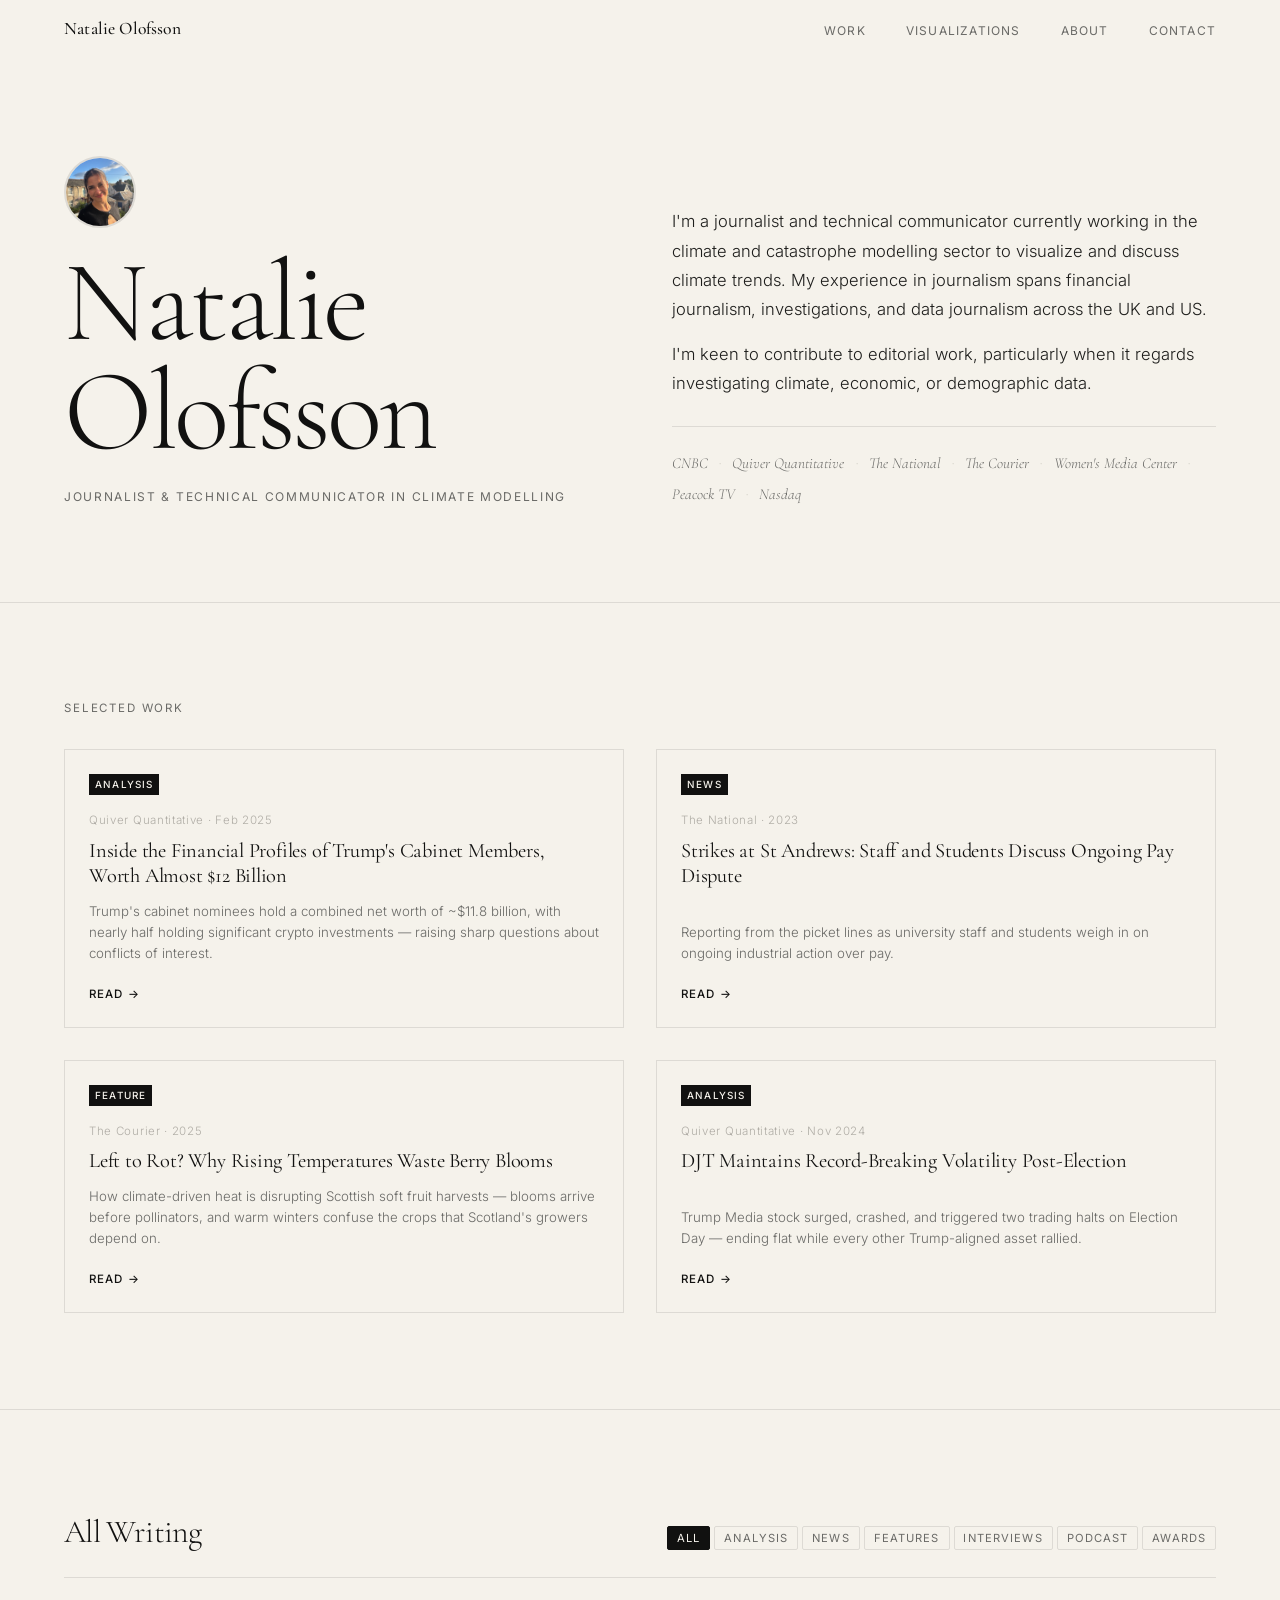
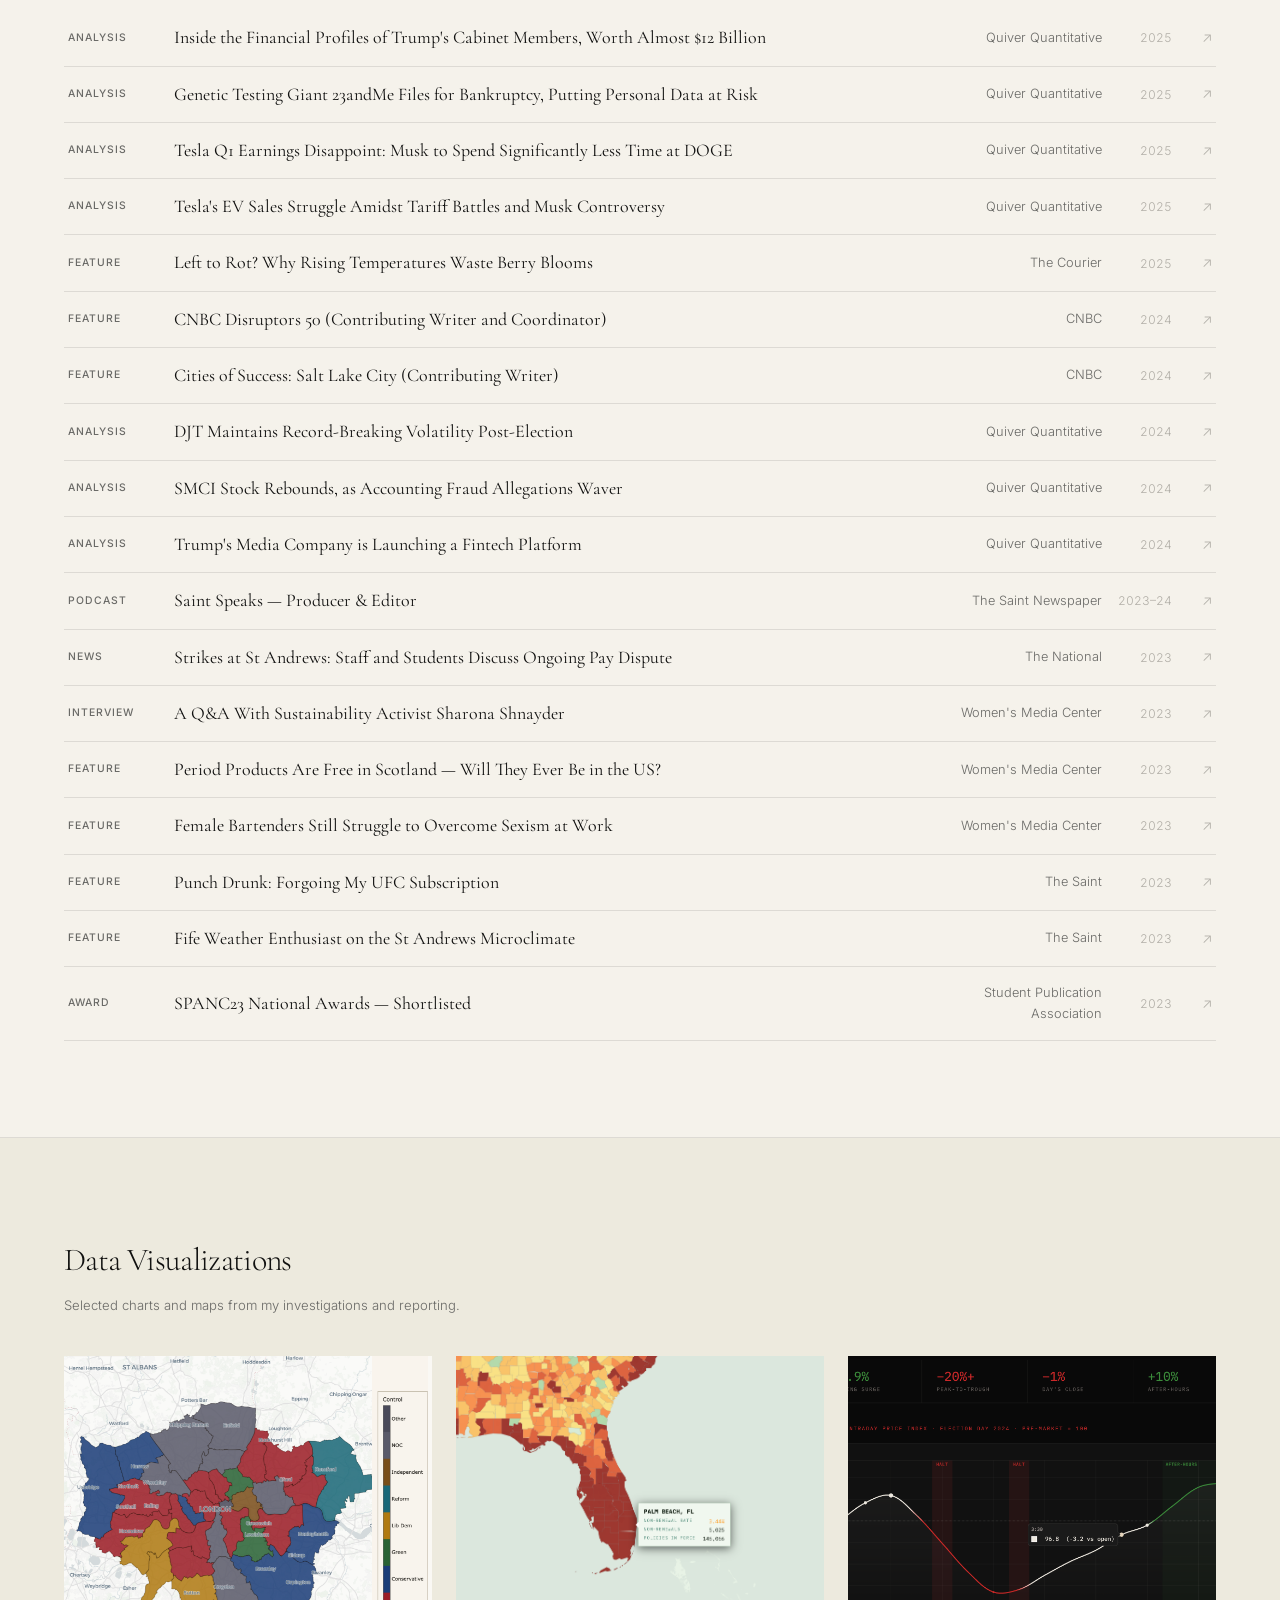
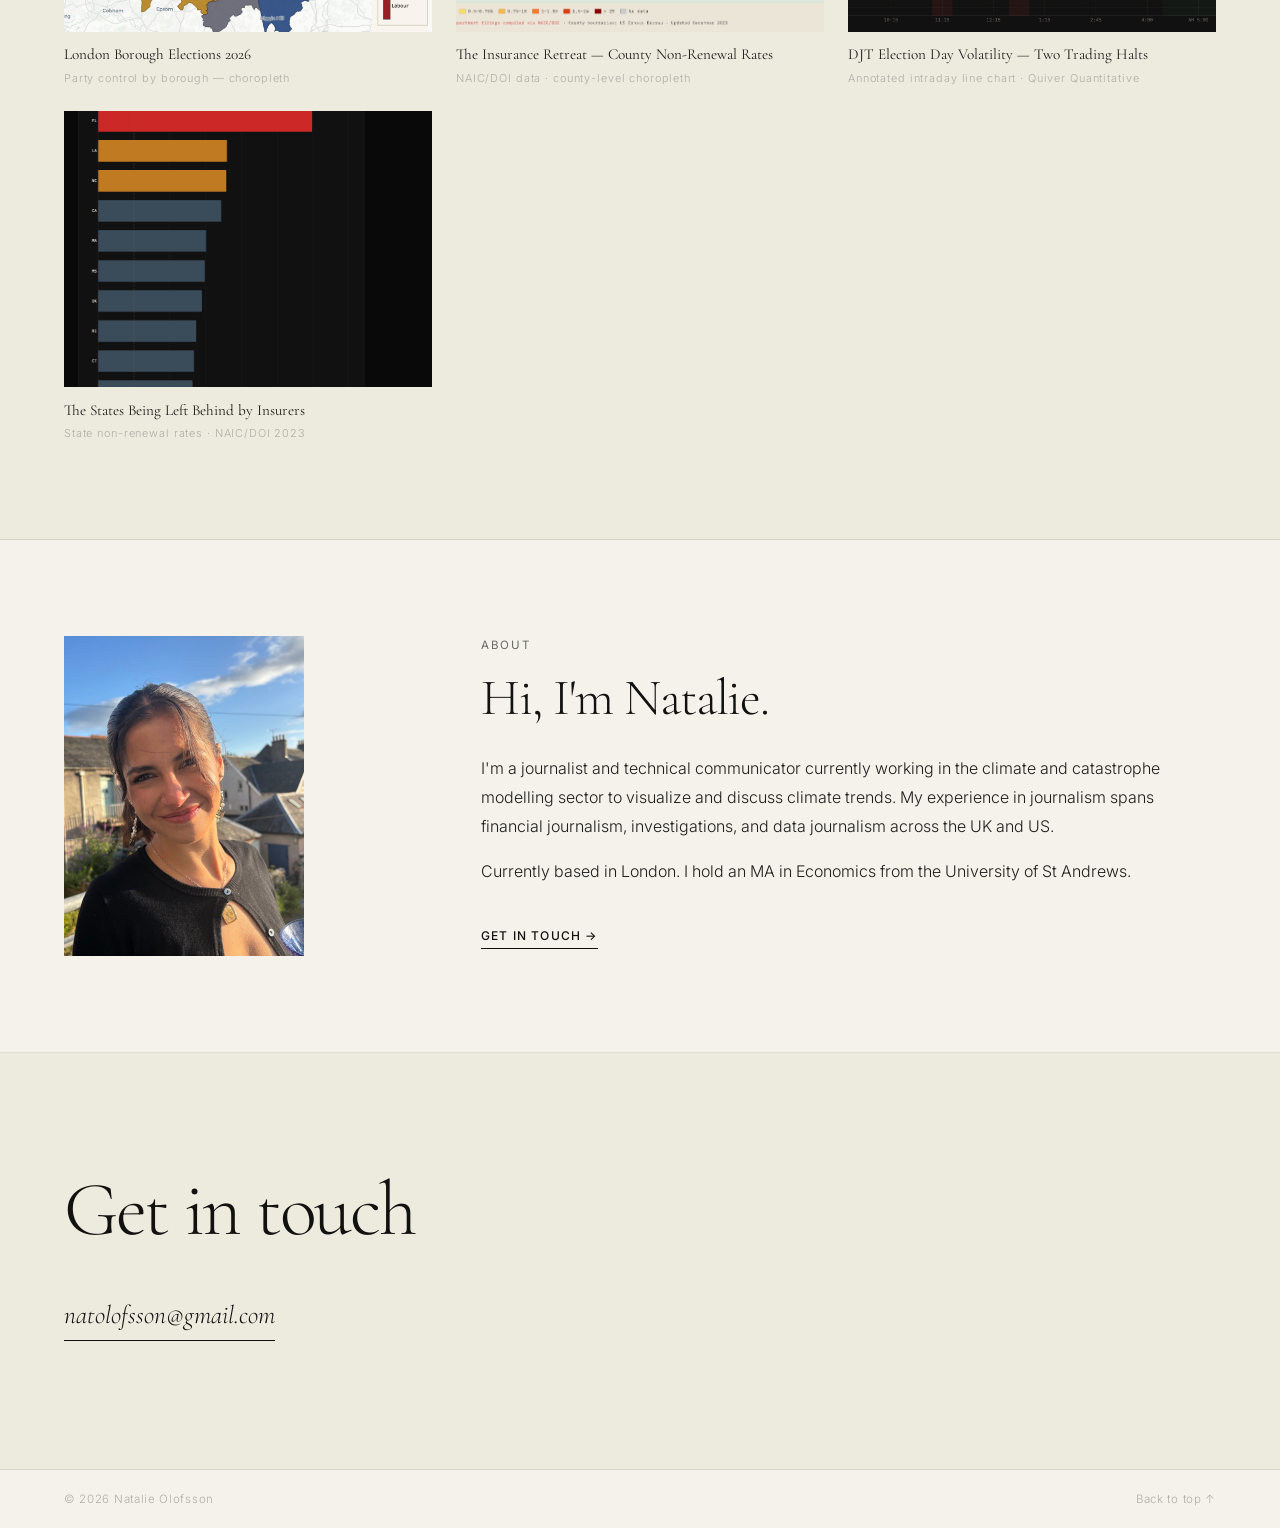
<file: index.html>
<!DOCTYPE html>
<html lang="en">
<head>
  <meta charset="UTF-8" />
  <meta name="viewport" content="width=device-width, initial-scale=1.0" />
  <title>Natalie Olofsson — Journalist &amp; Writer</title>
  <link rel="preconnect" href="https://fonts.googleapis.com" />
  <link rel="preconnect" href="https://fonts.gstatic.com" crossorigin />
  <link href="https://fonts.googleapis.com/css2?family=Cormorant+Garamond:ital,wght@0,300;0,400;0,500;0,600;1,300;1,400&family=Inter:wght@300;400;500&display=swap" rel="stylesheet" />
  <link rel="stylesheet" href="style.css" />
</head>
<body>

  <!-- NAV -->
  <nav class="nav" id="nav">
    <a href="#" class="nav-logo">Natalie Olofsson</a>
    <ul class="nav-links">
      <li><a href="#work">Work</a></li>
      <li><a href="#viz">Visualizations</a></li>
      <li><a href="#about">About</a></li>
      <li><a href="#contact">Contact</a></li>
    </ul>
    <button class="nav-menu-btn" aria-label="Open menu" id="menuBtn">
      <span></span><span></span>
    </button>
  </nav>

  <!-- MOBILE MENU -->
  <div class="mobile-menu" id="mobileMenu">
    <button class="mobile-menu-close" id="mobileMenuClose" aria-label="Close menu">&times;</button>
    <ul>
      <li><a href="#work" class="mobile-link">Work</a></li>
      <li><a href="#viz" class="mobile-link">Visualizations</a></li>
      <li><a href="#about" class="mobile-link">About</a></li>
      <li><a href="#contact" class="mobile-link">Contact</a></li>
    </ul>
  </div>

  <!-- INTRO -->
  <section class="intro">
    <div class="intro-inner">
      <div class="intro-left reveal">
        <div class="intro-photo-wrap">
          <div class="intro-photo" style="background-image:url('images/portrait.jpg');"></div>
        </div>
        <h1 class="intro-name">Natalie<br />Olofsson</h1>
        <p class="intro-role">Journalist &amp; Technical Communicator in Climate Modelling</p>
      </div>
      <div class="intro-right reveal">
        <p class="intro-bio">I'm a journalist and technical communicator currently working in the climate and catastrophe modelling sector to visualize and discuss climate trends. My experience in journalism spans financial journalism, investigations, and data journalism across the UK and US.</p>
        <p class="intro-bio">I'm keen to contribute to editorial work, particularly when it regards investigating climate, economic, or demographic data.</p>
        <div class="intro-pubs">
          <span>CNBC</span>
          <span aria-hidden="true">·</span>
          <span>Quiver Quantitative</span>
          <span aria-hidden="true">·</span>
          <span>The National</span>
          <span aria-hidden="true">·</span>
          <span>The Courier</span>
          <span aria-hidden="true">·</span>
          <span>Women's Media Center</span>
          <span aria-hidden="true">·</span>
          <span>Peacock TV</span>
          <span aria-hidden="true">·</span>
          <span>Nasdaq</span>
        </div>
      </div>
    </div>
  </section>

  <!-- FEATURED WORK -->
  <section class="featured" id="work">
    <div class="featured-inner">
      <h2 class="featured-label reveal">Selected Work</h2>

      <div class="featured-grid">

        <article class="feat reveal" data-category="analysis">
          <a href="https://www.quiverquant.com/news/Inside+the+Financial+Profiles+of+Trump%27s+Cabinet+Members" target="_blank" rel="noopener" class="feat-link">
            <div class="feat-body">
              <span class="feat-tag">Analysis</span>
              <div class="feat-pub">Quiver Quantitative · Feb 2025</div>
              <h3 class="feat-title">Inside the Financial Profiles of Trump's Cabinet Members, Worth Almost $12 Billion</h3>
              <p class="feat-desc">Trump's cabinet nominees hold a combined net worth of ~$11.8 billion, with nearly half holding significant crypto investments — raising sharp questions about conflicts of interest.</p>
              <span class="feat-read">Read →</span>
            </div>
          </a>
        </article>

        <article class="feat reveal" data-category="news">
          <a href="https://www.thenational.scot/news/trade-unions/23506875.strikes-st-andrews-staff-students-discuss-ongoing-pay-dispute/" target="_blank" rel="noopener" class="feat-link">
            <div class="feat-body">
              <span class="feat-tag">News</span>
              <div class="feat-pub">The National · 2023</div>
              <h3 class="feat-title">Strikes at St Andrews: Staff and Students Discuss Ongoing Pay Dispute</h3>
              <p class="feat-desc">Reporting from the picket lines as university staff and students weigh in on ongoing industrial action over pay.</p>
              <span class="feat-read">Read →</span>
            </div>
          </a>
        </article>

        <article class="feat reveal" data-category="feature">
          <a href="https://passthemicscotland.org/pass-the-mic-articles-in-press/" target="_blank" rel="noopener" class="feat-link">
            <div class="feat-body">
              <span class="feat-tag">Feature</span>
              <div class="feat-pub">The Courier · 2025</div>
              <h3 class="feat-title">Left to Rot? Why Rising Temperatures Waste Berry Blooms</h3>
              <p class="feat-desc">How climate-driven heat is disrupting Scottish soft fruit harvests — blooms arrive before pollinators, and warm winters confuse the crops that Scotland's growers depend on.</p>
              <span class="feat-read">Read →</span>
            </div>
          </a>
        </article>

        <article class="feat reveal" data-category="analysis">
          <a href="https://www.quiverquant.com/news/DJT+Maintains+Record-Breaking+Volatility+Post-Election" target="_blank" rel="noopener" class="feat-link">
            <div class="feat-body">
              <span class="feat-tag">Analysis</span>
              <div class="feat-pub">Quiver Quantitative · Nov 2024</div>
              <h3 class="feat-title">DJT Maintains Record-Breaking Volatility Post-Election</h3>
              <p class="feat-desc">Trump Media stock surged, crashed, and triggered two trading halts on Election Day — ending flat while every other Trump-aligned asset rallied.</p>
              <span class="feat-read">Read →</span>
            </div>
          </a>
        </article>

      </div>
    </div>
  </section>

  <!-- FULL ARCHIVE -->
  <section class="archive">
    <div class="archive-inner">

      <div class="archive-header reveal">
        <h2 class="archive-title">All Writing</h2>
        <div class="archive-filters" role="tablist" aria-label="Filter by category">
          <button class="filter-btn active" data-filter="all" role="tab" aria-selected="true">All</button>
          <button class="filter-btn" data-filter="analysis" role="tab" aria-selected="false">Analysis</button>
          <button class="filter-btn" data-filter="news" role="tab" aria-selected="false">News</button>
          <button class="filter-btn" data-filter="feature" role="tab" aria-selected="false">Features</button>
          <button class="filter-btn" data-filter="interview" role="tab" aria-selected="false">Interviews</button>
          <button class="filter-btn" data-filter="podcast" role="tab" aria-selected="false">Podcast</button>
          <button class="filter-btn" data-filter="award" role="tab" aria-selected="false">Awards</button>
        </div>
      </div>

      <ul class="archive-list" id="archiveList">

        <!-- 2025 -->
        <li class="archive-item reveal" data-category="analysis">
          <a href="https://www.quiverquant.com/news/Inside+the+Financial+Profiles+of+Trump%27s+Cabinet+Members" target="_blank" rel="noopener" class="archive-row">
            <span class="archive-cat">Analysis</span>
            <span class="archive-title-text">Inside the Financial Profiles of Trump's Cabinet Members, Worth Almost $12 Billion</span>
            <span class="archive-pub">Quiver Quantitative</span>
            <span class="archive-year">2025</span>
            <span class="archive-arrow">↗</span>
          </a>
        </li>

        <li class="archive-item reveal" data-category="analysis">
          <a href="https://www.quiverquant.com/news/Genetic+Testing+Giant+23andMe+Files+for+Bankruptcy,+Putting+Personal+Data+at+Risk" target="_blank" rel="noopener" class="archive-row">
            <span class="archive-cat">Analysis</span>
            <span class="archive-title-text">Genetic Testing Giant 23andMe Files for Bankruptcy, Putting Personal Data at Risk</span>
            <span class="archive-pub">Quiver Quantitative</span>
            <span class="archive-year">2025</span>
            <span class="archive-arrow">↗</span>
          </a>
        </li>

        <li class="archive-item reveal" data-category="analysis">
          <a href="https://www.quiverquant.com/news/Tesla+Q1+earnings+disappoint:+Musk+to+spend+significantly+less+time+at+DOGE" target="_blank" rel="noopener" class="archive-row">
            <span class="archive-cat">Analysis</span>
            <span class="archive-title-text">Tesla Q1 Earnings Disappoint: Musk to Spend Significantly Less Time at DOGE</span>
            <span class="archive-pub">Quiver Quantitative</span>
            <span class="archive-year">2025</span>
            <span class="archive-arrow">↗</span>
          </a>
        </li>

        <li class="archive-item reveal" data-category="analysis">
          <a href="https://www.quiverquant.com/news/Tesla%E2%80%99s+EV+Sales+Struggle+Amidst+Tariff+Battles+and+Musk+Controversy" target="_blank" rel="noopener" class="archive-row">
            <span class="archive-cat">Analysis</span>
            <span class="archive-title-text">Tesla's EV Sales Struggle Amidst Tariff Battles and Musk Controversy</span>
            <span class="archive-pub">Quiver Quantitative</span>
            <span class="archive-year">2025</span>
            <span class="archive-arrow">↗</span>
          </a>
        </li>

        <li class="archive-item reveal" data-category="feature">
          <a href="https://passthemicscotland.org/pass-the-mic-articles-in-press/" target="_blank" rel="noopener" class="archive-row">
            <span class="archive-cat">Feature</span>
            <span class="archive-title-text">Left to Rot? Why Rising Temperatures Waste Berry Blooms</span>
            <span class="archive-pub">The Courier</span>
            <span class="archive-year">2025</span>
            <span class="archive-arrow">↗</span>
          </a>
        </li>

        <!-- 2024 -->
        <li class="archive-item reveal" data-category="feature">
          <a href="https://www.cnbc.com/cnbc-disruptors/" target="_blank" rel="noopener" class="archive-row">
            <span class="archive-cat">Feature</span>
            <span class="archive-title-text">CNBC Disruptors 50 (Contributing Writer and Coordinator)</span>
            <span class="archive-pub">CNBC</span>
            <span class="archive-year">2024</span>
            <span class="archive-arrow">↗</span>
          </a>
        </li>

        <li class="archive-item reveal" data-category="feature">
          <a href="https://www.cnbc.com/2024/11/20/cnbcs-cities-of-success-travels-to-salt-lake-city.html" target="_blank" rel="noopener" class="archive-row">
            <span class="archive-cat">Feature</span>
            <span class="archive-title-text">Cities of Success: Salt Lake City (Contributing Writer)</span>
            <span class="archive-pub">CNBC</span>
            <span class="archive-year">2024</span>
            <span class="archive-arrow">↗</span>
          </a>
        </li>

        <li class="archive-item reveal" data-category="analysis">
          <a href="https://www.quiverquant.com/news/DJT+Maintains+Record-Breaking+Volatility+Post-Election" target="_blank" rel="noopener" class="archive-row">
            <span class="archive-cat">Analysis</span>
            <span class="archive-title-text">DJT Maintains Record-Breaking Volatility Post-Election</span>
            <span class="archive-pub">Quiver Quantitative</span>
            <span class="archive-year">2024</span>
            <span class="archive-arrow">↗</span>
          </a>
        </li>

        <li class="archive-item reveal" data-category="analysis">
          <a href="https://www.quiverquant.com/news/SMCI+Stock+Rebounds,+as+Accounting+Fraud+Allegations+Waver+this+Month" target="_blank" rel="noopener" class="archive-row">
            <span class="archive-cat">Analysis</span>
            <span class="archive-title-text">SMCI Stock Rebounds, as Accounting Fraud Allegations Waver</span>
            <span class="archive-pub">Quiver Quantitative</span>
            <span class="archive-year">2024</span>
            <span class="archive-arrow">↗</span>
          </a>
        </li>

        <li class="archive-item reveal" data-category="analysis">
          <a href="https://www.quiverquant.com/news/Trump%27s+Media+Company+is+Launching+a+Fintech+Platform" target="_blank" rel="noopener" class="archive-row">
            <span class="archive-cat">Analysis</span>
            <span class="archive-title-text">Trump's Media Company is Launching a Fintech Platform</span>
            <span class="archive-pub">Quiver Quantitative</span>
            <span class="archive-year">2024</span>
            <span class="archive-arrow">↗</span>
          </a>
        </li>

        <li class="archive-item reveal" data-category="podcast">
          <a href="https://feeds.acast.com/public/shows/saint-speaks" target="_blank" rel="noopener" class="archive-row">
            <span class="archive-cat">Podcast</span>
            <span class="archive-title-text">Saint Speaks — Producer &amp; Editor</span>
            <span class="archive-pub">The Saint Newspaper</span>
            <span class="archive-year">2023–24</span>
            <span class="archive-arrow">↗</span>
          </a>
        </li>

        <!-- 2023 -->
        <li class="archive-item reveal" data-category="news">
          <a href="https://www.thenational.scot/news/trade-unions/23506875.strikes-st-andrews-staff-students-discuss-ongoing-pay-dispute/" target="_blank" rel="noopener" class="archive-row">
            <span class="archive-cat">News</span>
            <span class="archive-title-text">Strikes at St Andrews: Staff and Students Discuss Ongoing Pay Dispute</span>
            <span class="archive-pub">The National</span>
            <span class="archive-year">2023</span>
            <span class="archive-arrow">↗</span>
          </a>
        </li>

        <li class="archive-item reveal" data-category="interview">
          <a href="https://womensmediacenter.com/fbomb/a-q-a-with-sustainability-activist-sharona-shnayder" target="_blank" rel="noopener" class="archive-row">
            <span class="archive-cat">Interview</span>
            <span class="archive-title-text">A Q&amp;A With Sustainability Activist Sharona Shnayder</span>
            <span class="archive-pub">Women's Media Center</span>
            <span class="archive-year">2023</span>
            <span class="archive-arrow">↗</span>
          </a>
        </li>

        <li class="archive-item reveal" data-category="feature">
          <a href="https://womensmediacenter.com/fbomb/period-products-are-free-in-scotland-will-they-ever-be-in-the-us" target="_blank" rel="noopener" class="archive-row">
            <span class="archive-cat">Feature</span>
            <span class="archive-title-text">Period Products Are Free in Scotland — Will They Ever Be in the US?</span>
            <span class="archive-pub">Women's Media Center</span>
            <span class="archive-year">2023</span>
            <span class="archive-arrow">↗</span>
          </a>
        </li>

        <li class="archive-item reveal" data-category="feature">
          <a href="https://womensmediacenter.com/fbomb/female-bartenders-still-struggle-to-overcome-sexism-at-work" target="_blank" rel="noopener" class="archive-row">
            <span class="archive-cat">Feature</span>
            <span class="archive-title-text">Female Bartenders Still Struggle to Overcome Sexism at Work</span>
            <span class="archive-pub">Women's Media Center</span>
            <span class="archive-year">2023</span>
            <span class="archive-arrow">↗</span>
          </a>
        </li>

        <li class="archive-item reveal" data-category="feature">
          <a href="https://www.thesaintnewspaper.co.uk/post/punch-drunk-forgoing-my-ufc-subscription" target="_blank" rel="noopener" class="archive-row">
            <span class="archive-cat">Feature</span>
            <span class="archive-title-text">Punch Drunk: Forgoing My UFC Subscription</span>
            <span class="archive-pub">The Saint</span>
            <span class="archive-year">2023</span>
            <span class="archive-arrow">↗</span>
          </a>
        </li>

        <li class="archive-item reveal" data-category="feature">
          <a href="https://www.thesaintnewspaper.co.uk/post/fife-weather-enthusiast-on-the-st-andrews-microclimate" target="_blank" rel="noopener" class="archive-row">
            <span class="archive-cat">Feature</span>
            <span class="archive-title-text">Fife Weather Enthusiast on the St Andrews Microclimate</span>
            <span class="archive-pub">The Saint</span>
            <span class="archive-year">2023</span>
            <span class="archive-arrow">↗</span>
          </a>
        </li>

        <li class="archive-item reveal" data-category="award">
          <a href="https://www.spajournalism.com/post/spanc23-national-awards-shortlists-announced" target="_blank" rel="noopener" class="archive-row">
            <span class="archive-cat">Award</span>
            <span class="archive-title-text">SPANC23 National Awards — Shortlisted</span>
            <span class="archive-pub">Student Publication Association</span>
            <span class="archive-year">2023</span>
            <span class="archive-arrow">↗</span>
          </a>
        </li>

      </ul>
    </div>
  </section>

  <!-- VISUALIZATIONS -->
  <section class="viz" id="viz">
    <div class="viz-inner">
      <div class="viz-header reveal">
        <h2 class="viz-title">Data Visualizations</h2>
        <p class="viz-sub">Selected charts and maps from my investigations and reporting.</p>
      </div>

      <div class="viz-grid">

        <figure class="viz-item reveal">
          <a href="images/viz-1.png" class="viz-item-link" target="_blank" rel="noopener">
            <div class="viz-img-wrap">
              <img src="images/viz-1.png" alt="London Borough Elections 2026 choropleth map showing party control" class="viz-img" />
              <div class="viz-overlay"><span class="viz-overlay-text">View ↗</span></div>
            </div>
            <figcaption class="viz-caption">
              <span class="viz-cap-title">London Borough Elections 2026</span>
              <span class="viz-cap-tool">Party control by borough — choropleth</span>
            </figcaption>
          </a>
        </figure>

        <figure class="viz-item reveal">
          <a href="images/viz-2.png" class="viz-item-link" target="_blank" rel="noopener">
            <div class="viz-img-wrap">
              <img src="images/viz-2.png" alt="US county-level home insurance non-renewal rate map, Southeast US" class="viz-img" />
              <div class="viz-overlay"><span class="viz-overlay-text">View ↗</span></div>
            </div>
            <figcaption class="viz-caption">
              <span class="viz-cap-title">The Insurance Retreat — County Non-Renewal Rates</span>
              <span class="viz-cap-tool">NAIC/DOI data · county-level choropleth</span>
            </figcaption>
          </a>
        </figure>

        <figure class="viz-item reveal">
          <a href="images/viz-3.png" class="viz-item-link" target="_blank" rel="noopener">
            <div class="viz-img-wrap">
              <img src="images/viz-3.png" alt="DJT intraday price chart on Election Day 2024 with trading halt annotations" class="viz-img" />
              <div class="viz-overlay"><span class="viz-overlay-text">View ↗</span></div>
            </div>
            <figcaption class="viz-caption">
              <span class="viz-cap-title">DJT Election Day Volatility — Two Trading Halts</span>
              <span class="viz-cap-tool">Annotated intraday line chart · Quiver Quantitative</span>
            </figcaption>
          </a>
        </figure>

        <figure class="viz-item reveal">
          <a href="images/viz-4.png" class="viz-item-link" target="_blank" rel="noopener">
            <div class="viz-img-wrap">
              <img src="images/viz-4.png" alt="Horizontal bar chart of home insurance non-renewal rates by state, 2023" class="viz-img" />
              <div class="viz-overlay"><span class="viz-overlay-text">View ↗</span></div>
            </div>
            <figcaption class="viz-caption">
              <span class="viz-cap-title">The States Being Left Behind by Insurers</span>
              <span class="viz-cap-tool">State non-renewal rates · NAIC/DOI 2023</span>
            </figcaption>
          </a>
        </figure>

      </div>
    </div>
  </section>

  <!-- ABOUT -->
  <section class="about" id="about">
    <div class="about-inner">
      <div class="about-img-col reveal">
        <div class="about-img-wrap">
          <div class="about-img" style="background-image:url('images/portrait.jpg');"></div>
        </div>
      </div>
      <div class="about-text-col reveal">
        <span class="about-label">About</span>
        <h2 class="about-heading">Hi, I'm Natalie.</h2>
        <div class="about-body">
          <p>I'm a journalist and technical communicator currently working in the climate and catastrophe modelling sector to visualize and discuss climate trends. My experience in journalism spans financial journalism, investigations, and data journalism across the UK and US.</p>
          <p>Currently based in London. I hold an MA in Economics from the University of St Andrews.</p>
        </div>
        <a href="#contact" class="about-cta">Get in touch →</a>
      </div>
    </div>
  </section>

  <!-- CONTACT -->
  <section class="contact" id="contact">
    <div class="contact-inner reveal">
      <h2 class="contact-heading">Get in touch</h2>
      <a href="mailto:natolofsson@gmail.com" class="contact-email">natolofsson@gmail.com</a>
    </div>
  </section>

  <!-- FOOTER -->
  <footer class="footer">
    <span>© 2026 Natalie Olofsson</span>
    <a href="#" class="footer-top">Back to top ↑</a>
  </footer>

  <script src="script.js"></script>
</body>
</html>
</file>
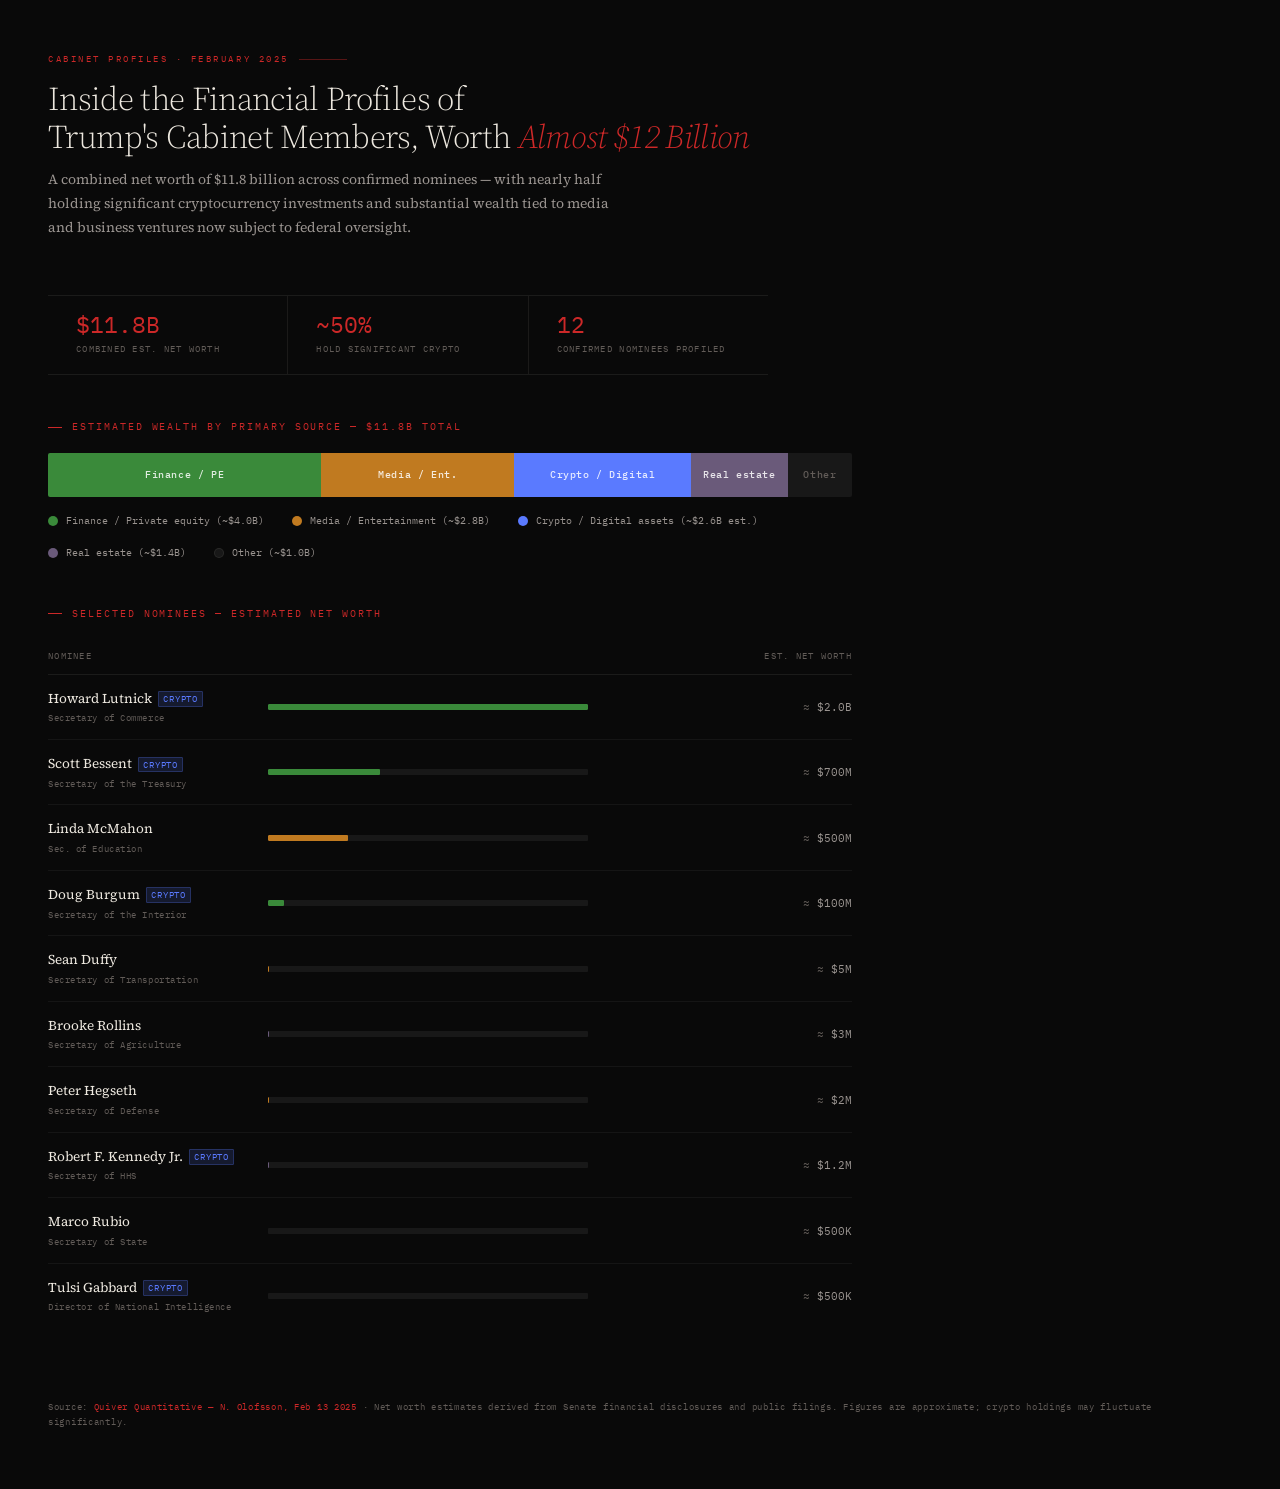
<file: cabinet-wealth.html>
<!DOCTYPE html>
<html lang="en">
<head>
<meta charset="UTF-8" />
<meta name="viewport" content="width=device-width, initial-scale=1.0" />
<title>Trump Cabinet Financial Profiles — Quiver Quantitative</title>
<link href="https://fonts.googleapis.com/css2?family=IBM+Plex+Mono:wght@300;400;500&family=Source+Serif+4:ital,opsz,wght@0,8..60,300;0,8..60,400;1,8..60,300;1,8..60,400&family=Barlow+Condensed:wght@500;600;700&display=swap" rel="stylesheet">
<style>
*,*::before,*::after{box-sizing:border-box;margin:0;padding:0}
:root{
  --bg:#090909; --bg2:#111; --bg3:#181818;
  --ink:#EDE8DF; --ink2:#9A9490; --ink3:#625C58;
  --red:#CC2828;
  --crypto:#5A7AFF;
  --finance:#3A8A3A;
  --media:#C07A20;
  --other:#6A5A7A;
  --border:rgba(237,232,223,.08);
  --mono:'IBM Plex Mono',monospace;
  --serif:'Source Serif 4',Georgia,serif;
  --sans:'Barlow Condensed',system-ui,sans-serif;
}
html{font-size:15px}
body{background:var(--bg);color:var(--ink);font-family:var(--serif);line-height:1.6;min-height:100vh;padding:0 0 60px}

.header{padding:52px 48px 28px;max-width:900px}
.kicker{font-family:var(--mono);font-size:9px;letter-spacing:.28em;text-transform:uppercase;color:var(--red);display:flex;align-items:center;gap:10px;margin-bottom:14px}
.kicker::after{content:'';width:48px;height:1px;background:var(--red);opacity:.4}
.hed{font-size:clamp(1.4rem,3vw,2.2rem);font-weight:300;line-height:1.15;letter-spacing:-.02em;margin-bottom:12px}
.hed em{font-style:italic;color:var(--red)}
.dek{font-size:.93rem;color:var(--ink2);max-width:580px;line-height:1.7;margin-bottom:0}

.stats{display:flex;gap:0;border-top:1px solid var(--border);border-bottom:1px solid var(--border);margin:28px 48px 44px;max-width:720px}
.stat{padding:18px 28px;border-right:1px solid var(--border);flex:1}
.stat:last-child{border-right:none}
.stat-num{font-family:var(--mono);font-size:1.5rem;font-weight:400;line-height:1;margin-bottom:5px;color:var(--red)}
.stat-label{font-family:var(--mono);font-size:.6rem;letter-spacing:.14em;text-transform:uppercase;color:var(--ink3)}

.section{padding:0 48px;max-width:900px;margin-bottom:44px}
.chart-title{font-family:var(--mono);font-size:.65rem;letter-spacing:.2em;text-transform:uppercase;color:var(--red);margin-bottom:18px;display:flex;align-items:center;gap:10px}
.chart-title::before{content:'';width:14px;height:1px;background:var(--red)}

/* Wealth source breakdown — proportional bar */
.prop-bar{height:44px;display:flex;border-radius:2px;overflow:hidden;margin-bottom:16px}
.prop-seg{display:flex;align-items:center;justify-content:center;font-family:var(--mono);font-size:.65rem;font-weight:500;letter-spacing:.06em;transition:opacity .2s;cursor:default;position:relative}
.prop-seg:hover{opacity:.85}
.prop-seg-label{color:rgba(255,255,255,.85);white-space:nowrap;overflow:hidden;text-overflow:ellipsis;padding:0 8px}

.legend{display:flex;flex-wrap:wrap;gap:16px 28px;margin-top:12px}
.leg-item{display:flex;align-items:center;gap:8px;font-family:var(--mono);font-size:.68rem;color:var(--ink2)}
.leg-dot{width:10px;height:10px;border-radius:50%;flex-shrink:0}

/* Member table */
.table{width:100%;border-collapse:collapse;margin-top:4px}
.table th{font-family:var(--mono);font-size:.6rem;letter-spacing:.14em;text-transform:uppercase;color:var(--ink3);text-align:left;padding:10px 0;border-bottom:1px solid var(--border);font-weight:400}
.table th:last-child{text-align:right}
.table td{padding:13px 0;border-bottom:1px solid rgba(237,232,223,.05);vertical-align:middle}
.table tr:last-child td{border-bottom:none}
.member-name{font-family:var(--serif);font-size:.9rem;color:var(--ink)}
.member-role{font-family:var(--mono);font-size:.62rem;letter-spacing:.06em;color:var(--ink3);margin-top:2px}
.crypto-tag{font-family:var(--mono);font-size:.58rem;letter-spacing:.1em;text-transform:uppercase;background:rgba(90,122,255,.15);color:var(--crypto);border:1px solid rgba(90,122,255,.25);padding:.15em .45em;border-radius:1px;margin-left:6px;vertical-align:middle}
.bar-cell{width:320px;padding-left:24px}
.bar-track{height:6px;background:var(--bg3);border-radius:1px;overflow:hidden}
.bar-fill{height:100%;border-radius:1px;transition:width .8s ease}
.val-cell{font-family:var(--mono);font-size:.75rem;color:var(--ink2);text-align:right;white-space:nowrap;padding-left:16px}
.val-cell.approx::before{content:'≈ ';color:var(--ink3)}

.source{padding:28px 48px 0;font-family:var(--mono);font-size:.6rem;letter-spacing:.08em;color:var(--ink3)}
.source a{color:var(--red);text-decoration:none}
</style>
</head>
<body>

<div class="header">
  <div class="kicker">Cabinet Profiles · February 2025</div>
  <h1 class="hed">Inside the Financial Profiles of<br>Trump's Cabinet Members, Worth <em>Almost $12 Billion</em></h1>
  <p class="dek">A combined net worth of $11.8 billion across confirmed nominees — with nearly half holding significant cryptocurrency investments and substantial wealth tied to media and business ventures now subject to federal oversight.</p>
</div>

<div class="stats">
  <div class="stat">
    <div class="stat-num">$11.8B</div>
    <div class="stat-label">Combined est. net worth</div>
  </div>
  <div class="stat">
    <div class="stat-num">~50%</div>
    <div class="stat-label">Hold significant crypto</div>
  </div>
  <div class="stat">
    <div class="stat-num">12</div>
    <div class="stat-label">Confirmed nominees profiled</div>
  </div>
</div>

<div class="section">
  <div class="chart-title">Estimated wealth by primary source — $11.8B total</div>
  <div class="prop-bar" id="propBar">
    <div class="prop-seg" style="width:34%;background:var(--finance);">
      <span class="prop-seg-label">Finance / PE</span>
    </div>
    <div class="prop-seg" style="width:24%;background:var(--media);">
      <span class="prop-seg-label">Media / Ent.</span>
    </div>
    <div class="prop-seg" style="width:22%;background:var(--crypto);">
      <span class="prop-seg-label">Crypto / Digital</span>
    </div>
    <div class="prop-seg" style="width:12%;background:var(--other);">
      <span class="prop-seg-label">Real estate</span>
    </div>
    <div class="prop-seg" style="width:8%;background:var(--bg3);">
      <span class="prop-seg-label" style="color:var(--ink3)">Other</span>
    </div>
  </div>
  <div class="legend">
    <div class="leg-item"><div class="leg-dot" style="background:var(--finance)"></div>Finance / Private equity (~$4.0B)</div>
    <div class="leg-item"><div class="leg-dot" style="background:var(--media)"></div>Media / Entertainment (~$2.8B)</div>
    <div class="leg-item"><div class="leg-dot" style="background:var(--crypto)"></div>Crypto / Digital assets (~$2.6B est.)</div>
    <div class="leg-item"><div class="leg-dot" style="background:var(--other)"></div>Real estate (~$1.4B)</div>
    <div class="leg-item"><div class="leg-dot" style="background:var(--bg3);border:1px solid var(--border)"></div>Other (~$1.0B)</div>
  </div>
</div>

<div class="section">
  <div class="chart-title">Selected nominees — estimated net worth</div>
  <table class="table">
    <thead>
      <tr>
        <th style="width:220px">Nominee</th>
        <th></th>
        <th class="val-cell" style="text-align:right;padding-left:16px">Est. net worth</th>
      </tr>
    </thead>
    <tbody id="tableBody"></tbody>
  </table>
</div>

<div class="source">
  Source: <a href="https://www.quiverquant.com/news/Inside+the+Financial+Profiles+of+Trump%27s+Cabinet+Members" target="_blank">Quiver Quantitative — N. Olofsson, Feb 13 2025</a>
  · Net worth estimates derived from Senate financial disclosures and public filings. Figures are approximate; crypto holdings may fluctuate significantly.
</div>

<script>
const members = [
  {name:'Howard Lutnick', role:'Secretary of Commerce', worth:2000, source:'finance', crypto:true},
  {name:'Scott Bessent', role:'Secretary of the Treasury', worth:700, source:'finance', crypto:true},
  {name:'Linda McMahon', role:'Sec. of Education', worth:500, source:'media', crypto:false},
  {name:'Doug Burgum', role:'Secretary of the Interior', worth:100, source:'finance', crypto:true},
  {name:'Sean Duffy', role:'Secretary of Transportation', worth:5, source:'media', crypto:false},
  {name:'Brooke Rollins', role:'Secretary of Agriculture', worth:3, source:'other', crypto:false},
  {name:'Peter Hegseth', role:'Secretary of Defense', worth:2, source:'media', crypto:false},
  {name:'Robert F. Kennedy Jr.', role:'Secretary of HHS', worth:1.2, source:'other', crypto:true},
  {name:'Marco Rubio', role:'Secretary of State', worth:0.5, source:'other', crypto:false},
  {name:'Tulsi Gabbard', role:'Director of National Intelligence', worth:0.5, source:'other', crypto:true},
];

const MAX = 2000;
const sourceColors = {finance:'var(--finance)',media:'var(--media)',crypto:'var(--crypto)',other:'var(--other)'};

const tbody = document.getElementById('tableBody');
members.forEach(m => {
  const pct = (m.worth / MAX * 100).toFixed(1);
  const display = m.worth >= 1000 ? `$${(m.worth/1000).toFixed(1)}B` : m.worth >= 1 ? `$${m.worth}M` : `$${(m.worth*1000).toFixed(0)}K`;
  tbody.innerHTML += `
    <tr>
      <td>
        <div class="member-name">${m.name}${m.crypto ? '<span class="crypto-tag">crypto</span>' : ''}</div>
        <div class="member-role">${m.role}</div>
      </td>
      <td class="bar-cell">
        <div class="bar-track">
          <div class="bar-fill" style="width:0%;background:${sourceColors[m.source]}" data-w="${pct}"></div>
        </div>
      </td>
      <td class="val-cell approx">${display}</td>
    </tr>`;
});

// Animate bars on load
setTimeout(() => {
  document.querySelectorAll('.bar-fill').forEach(el => {
    el.style.width = el.dataset.w + '%';
  });
}, 120);
</script>
</body>
</html>
</file>
<file: style.css>
/* =============================================
   NATALIE OLOFSSON — PORTFOLIO
   ============================================= */

*, *::before, *::after {
  box-sizing: border-box;
  margin: 0;
  padding: 0;
}

:root {
  --cream:   #F5F2EB;
  --off:     #EDEADE;
  --black:   #111110;
  --dark:    #1E1E1C;
  --mid:     #6A6A67;
  --light:   #B0ADA6;
  --rule:    rgba(17,17,16,0.1);
  --accent:  #1A1AFF;

  --font-serif: 'Cormorant Garamond', Georgia, serif;
  --font-sans:  'Inter', system-ui, sans-serif;

  --page-pad: clamp(1.5rem, 5vw, 4rem);
  --max-w:    1180px;
  --nav-h:    60px;
}

html { scroll-behavior: smooth; }

body {
  background: var(--cream);
  color: var(--black);
  font-family: var(--font-sans);
  font-weight: 300;
  line-height: 1.6;
  overflow-x: hidden;
}

a { color: inherit; text-decoration: none; }
em { font-style: italic; }

/* ── Reveal on scroll ─────────────────────── */
.reveal {
  opacity: 0;
  transform: translateY(20px);
  transition: opacity 0.6s ease, transform 0.6s ease;
}
.reveal.visible {
  opacity: 1;
  transform: none;
}

/* ── NAV ──────────────────────────────────── */
.nav {
  position: fixed;
  top: 0; left: 0; right: 0;
  z-index: 100;
  height: var(--nav-h);
  display: flex;
  align-items: center;
  justify-content: space-between;
  padding: 0 var(--page-pad);
  transition: background 0.25s, border-color 0.25s;
  border-bottom: 1px solid transparent;
}
.nav.scrolled {
  background: var(--cream);
  border-color: var(--rule);
}

.nav-logo {
  font-family: var(--font-serif);
  font-size: 1.1rem;
  font-weight: 500;
  letter-spacing: 0.01em;
}

.nav-links {
  list-style: none;
  display: flex;
  gap: 2.5rem;
}
.nav-links a {
  font-size: 0.75rem;
  font-weight: 400;
  letter-spacing: 0.1em;
  text-transform: uppercase;
  color: var(--mid);
  transition: color 0.15s;
}
.nav-links a:hover { color: var(--black); }

.nav-menu-btn {
  display: none;
  flex-direction: column;
  gap: 5px;
  background: none;
  border: none;
  cursor: pointer;
  padding: 4px;
}
.nav-menu-btn span {
  display: block;
  width: 22px;
  height: 1px;
  background: var(--black);
}

/* ── MOBILE MENU ──────────────────────────── */
.mobile-menu {
  display: none;
  position: fixed;
  inset: 0;
  z-index: 200;
  background: var(--black);
  flex-direction: column;
  align-items: center;
  justify-content: center;
  gap: 2rem;
}
.mobile-menu.open { display: flex; }
.mobile-menu ul { list-style: none; text-align: center; }
.mobile-menu ul li + li { margin-top: 2rem; }
.mobile-menu ul a {
  font-family: var(--font-serif);
  font-size: clamp(2.5rem, 9vw, 4.5rem);
  color: var(--cream);
  font-weight: 300;
}
.mobile-menu-close {
  position: absolute;
  top: 1.25rem; right: 1.5rem;
  background: none; border: none;
  color: var(--cream);
  font-size: 1.8rem;
  cursor: pointer;
  line-height: 1;
}

/* ── INTRO ────────────────────────────────── */
.intro {
  padding-top: calc(var(--nav-h) + clamp(4rem, 8vw, 6rem));
  padding-bottom: clamp(4rem, 8vw, 6rem);
  padding-left: var(--page-pad);
  padding-right: var(--page-pad);
  border-bottom: 1px solid var(--rule);
}
.intro-inner {
  max-width: var(--max-w);
  margin: 0 auto;
  display: grid;
  grid-template-columns: 1fr 1fr;
  gap: clamp(2rem, 5vw, 6rem);
  align-items: end;
}

.intro-name {
  font-family: var(--font-serif);
  font-weight: 300;
  font-size: clamp(4rem, 9vw, 8.5rem);
  line-height: 0.95;
  letter-spacing: -0.03em;
}
/* Small photo in intro */
.intro-photo-wrap {
  width: 72px;
  height: 72px;
  border-radius: 50%;
  overflow: hidden;
  margin-bottom: 1.25rem;
  border: 2px solid var(--rule);
}
.intro-photo {
  width: 100%; height: 100%;
  background-size: cover;
  background-position: center top;
}

.intro-role {
  margin-top: 1.25rem;
  font-size: 0.75rem;
  font-weight: 400;
  letter-spacing: 0.14em;
  text-transform: uppercase;
  color: var(--mid);
}

.intro-bio {
  font-size: clamp(0.92rem, 1.3vw, 1.05rem);
  line-height: 1.75;
  color: var(--dark);
  margin-bottom: 1rem;
}
.intro-pubs {
  display: flex;
  flex-wrap: wrap;
  align-items: center;
  gap: 0.4rem 0.7rem;
  margin-top: 1.75rem;
  padding-top: 1.5rem;
  border-top: 1px solid var(--rule);
}
.intro-pubs span {
  font-family: var(--font-serif);
  font-style: italic;
  font-size: 0.95rem;
  color: var(--mid);
}
.intro-pubs span[aria-hidden] {
  color: var(--light);
  font-style: normal;
  font-size: 0.7rem;
}

/* ── FEATURED WORK ────────────────────────── */
.featured {
  padding: clamp(4rem, 8vw, 6rem) var(--page-pad);
  border-bottom: 1px solid var(--rule);
}
.featured-inner {
  max-width: var(--max-w);
  margin: 0 auto;
}

.featured-label {
  font-size: 0.72rem;
  font-weight: 400;
  letter-spacing: 0.16em;
  text-transform: uppercase;
  color: var(--mid);
  margin-bottom: 2rem;
}

.featured-grid {
  display: grid;
  grid-template-columns: repeat(2, 1fr);
  gap: clamp(1.25rem, 2.5vw, 2rem);
}

.feat-link {
  display: flex;
  flex-direction: column;
  height: 100%;
  padding: 1.5rem;
  border: 1px solid var(--rule);
  background: var(--cream);
  cursor: pointer;
  transition: background 0.2s, border-color 0.2s;
}
.feat-link:hover {
  background: var(--off);
  border-color: rgba(17,17,16,0.2);
}

.feat-body {
  display: flex;
  flex-direction: column;
  flex: 1;
}

.feat-tag {
  display: inline-block;
  align-self: flex-start;
  font-size: 0.62rem;
  font-weight: 500;
  letter-spacing: 0.12em;
  text-transform: uppercase;
  background: var(--black);
  color: var(--cream);
  padding: 0.25em 0.6em;
  margin-bottom: 1rem;
}

.feat-pub {
  font-size: 0.72rem;
  letter-spacing: 0.06em;
  color: var(--light);
  margin-bottom: 0.5rem;
}

.feat-title {
  font-family: var(--font-serif);
  font-weight: 400;
  font-size: clamp(1.1rem, 1.6vw, 1.35rem);
  line-height: 1.25;
  letter-spacing: -0.01em;
  margin-bottom: 0.75rem;
  flex: 1;
}

.feat-desc {
  font-size: 0.83rem;
  color: var(--mid);
  line-height: 1.6;
  margin-bottom: 1.25rem;
}

.feat-read {
  font-size: 0.72rem;
  font-weight: 500;
  letter-spacing: 0.1em;
  text-transform: uppercase;
  color: var(--black);
  margin-top: auto;
  transition: letter-spacing 0.2s;
}
.feat-link:hover .feat-read {
  letter-spacing: 0.16em;
}

/* ── ARCHIVE ──────────────────────────────── */
.archive {
  padding: clamp(4rem, 8vw, 6rem) var(--page-pad);
  border-bottom: 1px solid var(--rule);
}
.archive-inner {
  max-width: var(--max-w);
  margin: 0 auto;
}

.archive-header {
  display: flex;
  align-items: baseline;
  justify-content: space-between;
  gap: 1rem;
  flex-wrap: wrap;
  margin-bottom: 2rem;
  padding-bottom: 1.25rem;
  border-bottom: 1px solid var(--rule);
}

.archive-title {
  font-family: var(--font-serif);
  font-weight: 300;
  font-size: clamp(1.5rem, 3vw, 2rem);
  letter-spacing: -0.02em;
}

.archive-filters {
  display: flex;
  gap: 0.25rem;
  flex-wrap: wrap;
}

.filter-btn {
  background: none;
  border: 1px solid var(--rule);
  cursor: pointer;
  font-family: var(--font-sans);
  font-size: 0.7rem;
  font-weight: 400;
  letter-spacing: 0.1em;
  text-transform: uppercase;
  color: var(--mid);
  padding: 0.35em 0.8em;
  border-radius: 2px;
  transition: background 0.15s, color 0.15s, border-color 0.15s;
}
.filter-btn:hover {
  background: var(--off);
  color: var(--black);
  border-color: var(--rule);
}
.filter-btn.active {
  background: var(--black);
  color: var(--cream);
  border-color: var(--black);
}

/* Archive list */
.archive-list {
  list-style: none;
}

.archive-item {
  border-bottom: 1px solid var(--rule);
  transition: opacity 0.2s, max-height 0.25s;
}
.archive-item.hidden {
  display: none;
}

.archive-row {
  display: grid;
  grid-template-columns: 90px 1fr 160px 54px 24px;
  align-items: center;
  gap: 1rem;
  padding: 1rem 0.25rem;
  transition: background 0.15s;
}
.archive-row:hover {
  background: var(--off);
  padding-left: 0.75rem;
  padding-right: 0.25rem;
  margin: 0 -0.5rem;
  padding-left: 0.75rem;
}

.archive-cat {
  font-size: 0.65rem;
  font-weight: 500;
  letter-spacing: 0.1em;
  text-transform: uppercase;
  color: var(--mid);
  white-space: nowrap;
}

.archive-title-text {
  font-family: var(--font-serif);
  font-size: clamp(1rem, 1.4vw, 1.15rem);
  font-weight: 400;
  line-height: 1.3;
}

.archive-pub {
  font-size: 0.8rem;
  color: var(--mid);
  text-align: right;
}

.archive-year {
  font-size: 0.75rem;
  color: var(--light);
  text-align: right;
  font-variant-numeric: tabular-nums;
}

.archive-arrow {
  font-size: 0.85rem;
  color: var(--light);
  text-align: right;
  transition: color 0.15s, transform 0.15s;
}
.archive-row:hover .archive-arrow {
  color: var(--black);
  transform: translate(2px, -2px);
}

/* ── VISUALIZATIONS ──────────────────────── */
.viz {
  padding: clamp(4rem, 8vw, 6rem) var(--page-pad);
  border-bottom: 1px solid var(--rule);
  background: var(--off);
}
.viz-inner {
  max-width: var(--max-w);
  margin: 0 auto;
}

.viz-header {
  margin-bottom: 2.5rem;
}
.viz-title {
  font-family: var(--font-serif);
  font-weight: 300;
  font-size: clamp(1.5rem, 3vw, 2rem);
  letter-spacing: -0.02em;
  margin-bottom: 0.6rem;
}
.viz-sub {
  font-size: 0.82rem;
  color: var(--mid);
  line-height: 1.6;
}
.viz-sub code {
  font-family: monospace;
  font-size: 0.78rem;
  background: rgba(17,17,16,0.07);
  padding: 0.1em 0.35em;
  border-radius: 2px;
}

.viz-grid {
  display: grid;
  grid-template-columns: repeat(3, 1fr);
  gap: clamp(1rem, 2vw, 1.5rem);
}

.viz-item {
  margin: 0;
}
.viz-item-link {
  display: block;
  cursor: pointer;
}

.viz-img-wrap {
  position: relative;
  overflow: hidden;
  aspect-ratio: 4/3;
  background: #DAD6CC;
  margin-bottom: 0.65rem;
}
/* Placeholder tones until real images added */
.viz-item:nth-child(1) .viz-img-wrap { background-color: #D8D4CA; }
.viz-item:nth-child(2) .viz-img-wrap { background-color: #CEC9BE; }
.viz-item:nth-child(3) .viz-img-wrap { background-color: #D4D0C6; }
.viz-item:nth-child(4) .viz-img-wrap { background-color: #CAC5BA; }
.viz-item:nth-child(5) .viz-img-wrap { background-color: #D0CCBF; }
.viz-item:nth-child(6) .viz-img-wrap { background-color: #C6C2B6; }

.viz-img {
  width: 100%;
  height: 100%;
  object-fit: cover;
  display: block;
  transition: transform 0.5s ease, opacity 0.3s;
  opacity: 0;
}
.viz-img.loaded { opacity: 1; }
.viz-item-link:hover .viz-img { transform: scale(1.04); }


.viz-overlay {
  position: absolute;
  inset: 0;
  background: rgba(17,17,16,0.55);
  display: flex;
  align-items: center;
  justify-content: center;
  opacity: 0;
  transition: opacity 0.25s;
}
.viz-item-link:hover .viz-overlay { opacity: 1; }

.viz-overlay-text {
  font-size: 0.8rem;
  font-weight: 500;
  letter-spacing: 0.12em;
  text-transform: uppercase;
  color: var(--cream);
}

.viz-caption {
  display: flex;
  flex-direction: column;
  gap: 0.2rem;
}
.viz-cap-title {
  font-family: var(--font-serif);
  font-size: 0.95rem;
  font-weight: 400;
  color: var(--dark);
}
.viz-cap-tool {
  font-size: 0.68rem;
  letter-spacing: 0.08em;
  color: var(--light);
}

/* Dark card for interactive viz tiles */
.viz-dark-wrap {
  position: relative;
  overflow: hidden;
  aspect-ratio: 4/3;
  background: #090909;
  margin-bottom: 0.65rem;
  display: flex;
  flex-direction: column;
  justify-content: flex-end;
  padding: 18px 20px;
  border: 1px solid rgba(237,232,223,0.08);
}
.viz-dark-wrap::before {
  content: '';
  position: absolute;
  inset: 0;
  background: repeating-linear-gradient(
    0deg,
    transparent,
    transparent 3px,
    rgba(237,232,223,0.015) 3px,
    rgba(237,232,223,0.015) 4px
  );
  pointer-events: none;
}
.viz-dark-kicker {
  font-family: 'IBM Plex Mono', monospace;
  font-size: 0.58rem;
  letter-spacing: 0.22em;
  text-transform: uppercase;
  color: #CC2828;
  margin-bottom: 8px;
  position: relative;
}
.viz-dark-title {
  font-family: 'IBM Plex Mono', monospace;
  font-size: 0.82rem;
  font-weight: 400;
  color: #EDE8DF;
  line-height: 1.35;
  position: relative;
}
.viz-dark-stat {
  font-family: 'IBM Plex Mono', monospace;
  font-size: 0.62rem;
  color: #625C58;
  margin-top: 6px;
  position: relative;
}
.viz-item-link:hover .viz-dark-wrap { border-color: rgba(237,232,223,0.18); }

/* ── ABOUT ────────────────────────────────── */
.about {
  padding: clamp(4rem, 8vw, 6rem) var(--page-pad);
  border-bottom: 1px solid var(--rule);
}
.about-inner {
  max-width: var(--max-w);
  margin: 0 auto;
  display: grid;
  grid-template-columns: 340px 1fr;
  gap: clamp(3rem, 6vw, 6rem);
  align-items: start;
}

.about-img-wrap {
  position: sticky;
  top: calc(var(--nav-h) + 1.5rem);
  overflow: hidden;
  aspect-ratio: 3/4;
  background: var(--off);
  max-width: 240px;
}
.about-img {
  width: 100%; height: 100%;
  background-size: cover;
  background-position: center top;
  background-color: #DAD6CC;
}

.about-label {
  display: block;
  font-size: 0.72rem;
  font-weight: 400;
  letter-spacing: 0.16em;
  text-transform: uppercase;
  color: var(--mid);
  margin-bottom: 1rem;
}

.about-heading {
  font-family: var(--font-serif);
  font-weight: 300;
  font-size: clamp(2.2rem, 4vw, 3.5rem);
  letter-spacing: -0.02em;
  line-height: 1.1;
  margin-bottom: 1.75rem;
}

.about-body p {
  font-size: clamp(0.92rem, 1.3vw, 1rem);
  color: var(--dark);
  line-height: 1.8;
  margin-bottom: 1rem;
}

.about-cta {
  display: inline-block;
  margin-top: 1.5rem;
  font-size: 0.75rem;
  font-weight: 500;
  letter-spacing: 0.1em;
  text-transform: uppercase;
  border-bottom: 1px solid var(--black);
  padding-bottom: 0.2rem;
  transition: color 0.15s, border-color 0.15s;
}
.about-cta:hover {
  color: var(--accent);
  border-color: var(--accent);
}

/* ── CONTACT ──────────────────────────────── */
.contact {
  padding: clamp(4rem, 8vw, 6rem) var(--page-pad);
  background: var(--off);
  border-bottom: 1px solid var(--rule);
}
.contact-inner {
  max-width: var(--max-w);
  margin: 0 auto;
}

.contact-heading {
  font-family: var(--font-serif);
  font-weight: 300;
  font-size: clamp(2.5rem, 6vw, 5rem);
  letter-spacing: -0.03em;
  margin-bottom: 1.5rem;
}

.contact-email {
  display: inline-block;
  font-family: var(--font-serif);
  font-style: italic;
  font-size: clamp(1.1rem, 2.2vw, 1.6rem);
  border-bottom: 1px solid var(--black);
  padding-bottom: 0.2rem;
  margin-bottom: 2rem;
  transition: color 0.15s, border-color 0.15s;
}
.contact-email:hover {
  color: var(--accent);
  border-color: var(--accent);
}

.contact-links {
  display: flex;
  gap: 1.5rem;
  flex-wrap: wrap;
}
.contact-links a {
  font-size: 0.72rem;
  font-weight: 400;
  letter-spacing: 0.1em;
  text-transform: uppercase;
  color: var(--mid);
  border-bottom: 1px solid transparent;
  padding-bottom: 0.1rem;
  transition: color 0.15s, border-color 0.15s;
}
.contact-links a:hover {
  color: var(--black);
  border-color: var(--black);
}

/* ── FOOTER ───────────────────────────────── */
.footer {
  display: flex;
  justify-content: space-between;
  align-items: center;
  padding: 1.25rem var(--page-pad);
  font-size: 0.72rem;
  color: var(--light);
  letter-spacing: 0.06em;
}
.footer-top {
  transition: color 0.15s;
}
.footer-top:hover { color: var(--black); }

/* ── RESPONSIVE ───────────────────────────── */
@media (max-width: 960px) {
  .nav-links { display: none; }
  .nav-menu-btn { display: flex; }

  .intro-inner {
    grid-template-columns: 1fr;
    gap: 2rem;
    align-items: start;
  }
  .intro-name { font-size: clamp(3.5rem, 12vw, 6rem); }

  .featured-grid {
    grid-template-columns: 1fr 1fr;
  }

  .viz-grid {
    grid-template-columns: 1fr 1fr;
  }

  .archive-row {
    grid-template-columns: 1fr auto;
    grid-template-rows: auto auto;
  }
  .archive-cat   { grid-column: 1; grid-row: 1; }
  .archive-title-text { grid-column: 1 / -1; grid-row: 2; }
  .archive-pub   { display: none; }
  .archive-year  { grid-column: 2; grid-row: 1; text-align: right; }
  .archive-arrow { display: none; }

  .about-inner {
    grid-template-columns: 1fr;
  }
  .about-img-wrap {
    position: static;
    max-width: 280px;
    aspect-ratio: 3/4;
  }
}

@media (max-width: 600px) {
  :root { --page-pad: 1.25rem; }

  .featured-grid { grid-template-columns: 1fr; }
  .viz-grid { grid-template-columns: 1fr; }

  .archive-header {
    flex-direction: column;
    align-items: flex-start;
  }

  .footer { flex-direction: column; gap: 0.3rem; }
}
</file>
